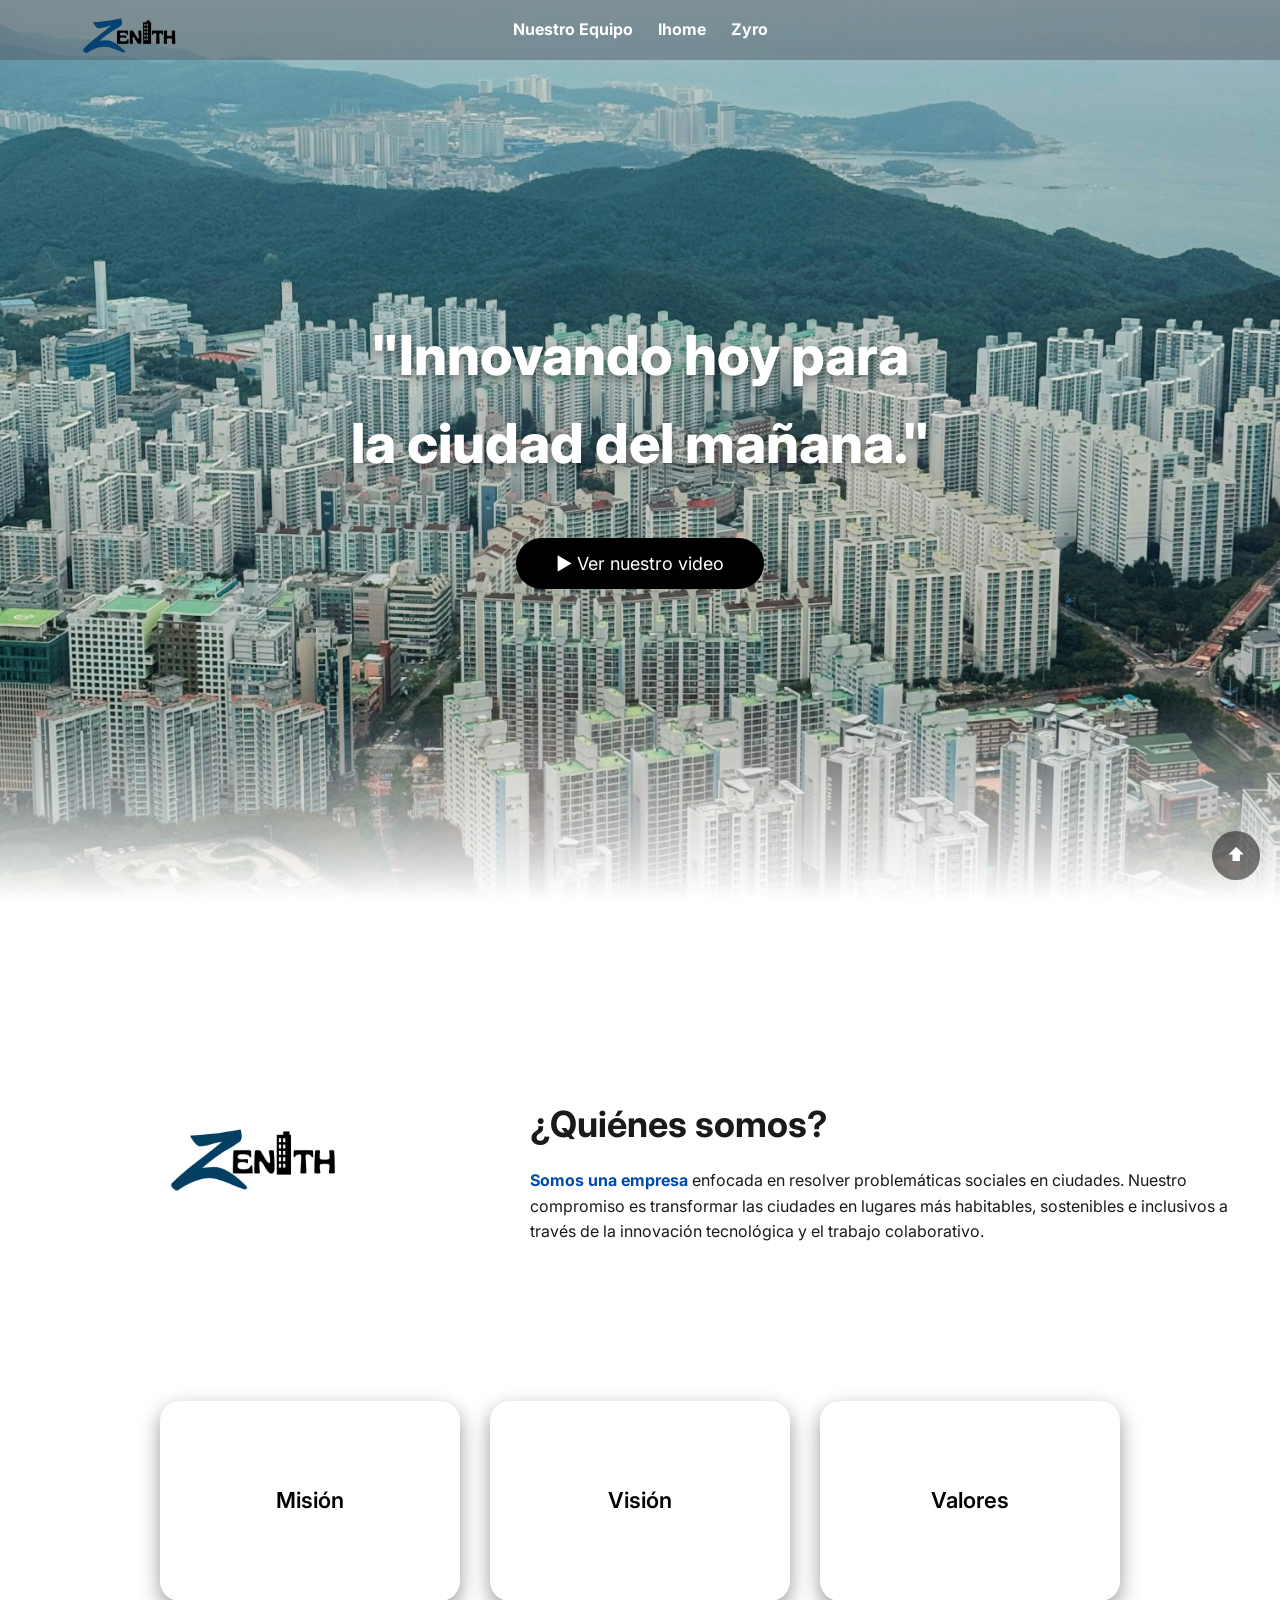
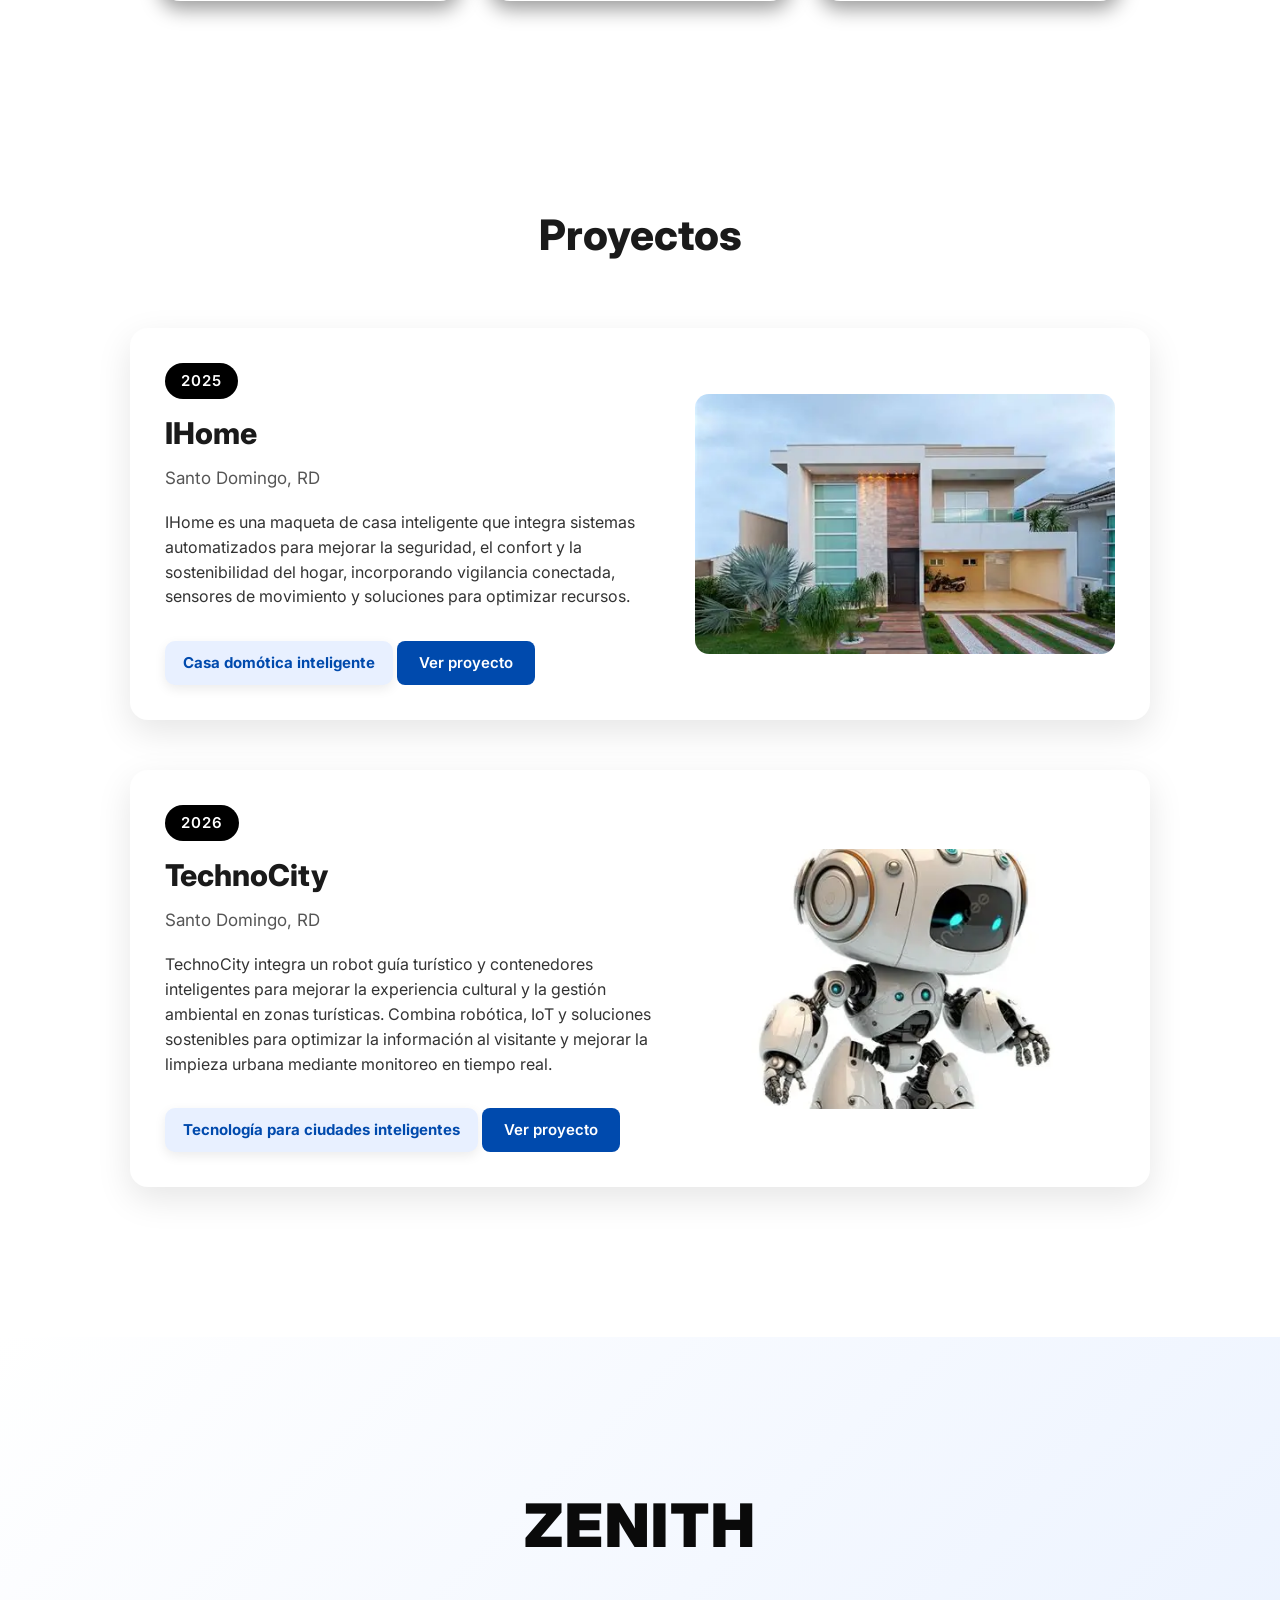
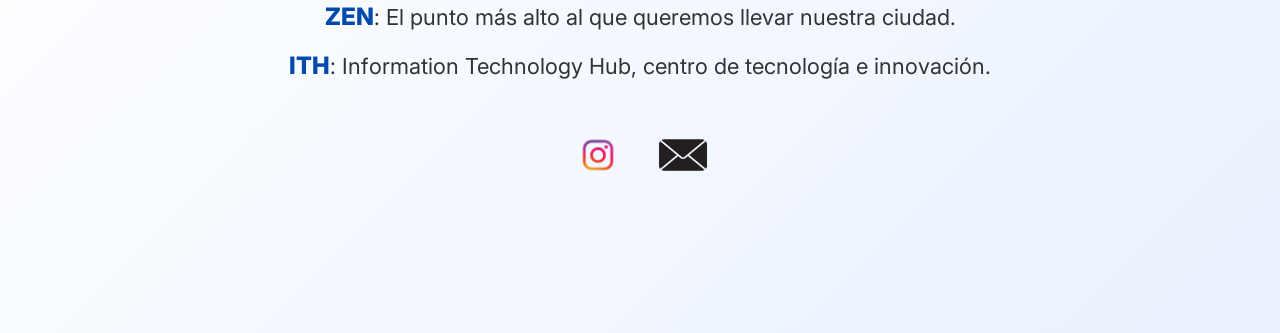
<file: index.html>
<!DOCTYPE html>
<html lang="es">
<head>
    <meta charset="UTF-8">
    <meta name="viewport" content="width=device-width, initial-scale=1.0">
    <title>Zenith</title>

    <!-- Tipografías -->
    <link rel="preconnect" href="https://fonts.googleapis.com">
    <link rel="preconnect" href="https://fonts.gstatic.com" crossorigin>
    <link href="https://fonts.googleapis.com/css2?family=Inter:wght@300;400;600;800&display=swap" rel="stylesheet">

    <link rel="stylesheet" href="inicio.css">
    <link rel="icon" href="icono.ico">
    <script src="barra.js"></script>
    <script src="inicio.js"></script>
</head>

<body id="top">

   <!-- HEADER -->
<header>
        <div class="navegacion">
            <div class="logo">
                <a href="index.html">
                <img src="Copilot_20260424_160829.png" alt="">
                </a>
            </div>

            <nav class="nav-menu" id="nav-menu">
                <ul>
                    <li><a href="nuestroequipo.html">Nuestro Equipo</a></li>
                    <li><a href="problematica.html">Ihome</a></li>
                    <li><a href="Zero.html">Zyro</a></li>
                </ul>
            </nav>
        </div>
    </header>

<!-- BOTÓN HAMBURGUESA -->
<div class="menu-toggle">
    <span></span>
    <span></span>
    <span></span>
</div>


<!-- MENÚ FULLSCREEN -->
<nav class="nav-menu-fullscreen">

    <div class="menu-content">

        <div class="menu-logo">
            <a href="index.html">
                <img src="logo movil.png" alt="">
            </a>
        </div>
      
        <ul>
            <li><a href="nuestroequipo.html">Nuestro Equipo</a></li>
            <li><a href="problematica.html">Ihome</a></li>
            <li><a href="Zero.html">Zyro</a></li>
        </ul>

    </div>

</nav>


    

    <!-- HERO PRINCIPAL -->
   <section class="hero">
  
    <h1>"Innovando hoy para<br>la ciudad del mañana."</h1>
    <br><br>

    <!-- BOTÓN -->
    <button class="bt-video" onclick="openVideo()">▶ Ver nuestro video</button>
</section>

<!-- MODAL -->
<div id="videoModal" class="modal" onclick="closeVideo()">
    <div class="modal-content" onclick="event.stopPropagation()">
        <button class="close" onclick="closeVideo()">&times;</button>

        <video id="videoLocal" controls>
            <source src="WhatsApp Video 2026-04-24 at 4.01.08 PM.mp4" type="video/mp4">
        </video>

    </div>
</div>


  
    <!-- QUIÉNES SOMOS -->
    <section class="quienes">
        <div class="contenedor">
            <div class="imagen">
                <img src="WhatsApp Image 2026-04-24 at 4.02.26 PM.jpeg" alt="Imagen representativa">
            </div>
            

            <div class="informacion">
                <h2>¿Quiénes somos?</h2>
                <p><span class="resaltar">Somos una empresa</span> enfocada en resolver problemáticas sociales en ciudades. Nuestro compromiso es transformar las ciudades en lugares más habitables, sostenibles e inclusivos a través de la innovación tecnológica y el trabajo colaborativo.</p>
            </div>
        </div>

        <!-- TARJETAS -->
        <div class="card-container">

            <div class="card">
                <div class="default-text">Misión</div>
                <div class="content">
                    <p>Nuestra misión como empresa es facilitar el estilo de vida de las personas mediante procesos tecnológicos que mejoren la calidad de vida, fomenten la inclusión social y promuevan la sostenibilidad en las ciudades.</p>
                </div>
            </div>

            <div class="card">
                <div class="default-text">Visión</div>
                <div class="content">
                    <p>Deseamos ser líderes en la implementación de soluciones tecnológicas para el desarrollo de las ciudades, creando comunidades resilientes y empoderadas que se adapten a los desafíos del futuro.</p>
                </div>
            </div>

            <div class="card">
                <div class="default-text">Valores</div>
                <div class="content">
                    <p>
                        <strong>Innovación:</strong> Introducción de ideas, métodos o tecnologías nuevas.<br><br>
                        <strong>Transparencia:</strong> Actuar con claridad y sinceridad, promoviendo la confianza.
                    </p>
                </div>
            </div>

        </div>
    </section>

   
<section class="proyectos">
    <h2>Proyectos</h2>

    <!-- Proyecto normal (imagen izquierda) -->
     <div class="proyecto-card reverse">
        <img src="casa.webp" alt="Proyecto imagen">

        <div class="proyecto-info">
            <span class="proyecto-year">2025</span>
            <h3 class="proyecto-title">IHome</h3>
            <p class="proyecto-location">Santo Domingo, RD</p>

            <p class="proyecto-desc">
                IHome es una maqueta de casa inteligente que integra sistemas automatizados para mejorar la seguridad,
        el confort y la sostenibilidad del hogar, incorporando vigilancia conectada, sensores de movimiento
        y soluciones para optimizar recursos.
            </p>

            <div class="proyecto-tag"> Casa domótica inteligente</div>
            <a href="problematica.html" class="proyecto-btn">Ver proyecto</a>
        </div>
    </div>

    <!-- Proyecto invertido (imagen derecha) -->
    <div class="proyecto-card reverse">
    <img src="zeros.webp" alt="Proyecto imagen">

    <div class="proyecto-info">
        <span class="proyecto-year">2026</span>
        <h3 class="proyecto-title">TechnoCity</h3>
        <p class="proyecto-location">Santo Domingo, RD</p>

        <p class="proyecto-desc">
            TechnoCity integra un robot guía turístico y contenedores inteligentes para mejorar la experiencia
            cultural y la gestión ambiental en zonas turísticas. Combina robótica, IoT y soluciones sostenibles
            para optimizar la información al visitante y mejorar la limpieza urbana mediante monitoreo en tiempo real.
        </p>

        <div class="proyecto-tag">Tecnología para ciudades inteligentes</div>

        <a href="Zero.html" class="proyecto-btn">Ver proyecto</a>
    </div>
</div>

</section>

    <!-- SIGNIFICADO DEL NOMBRE + REDES -->
 <section class="zenith-section">
    <div class="zenith-container">

        <h2 class="zenith-title">Zenith</h2>

        <p class="zenith-line">
            <span class="zenith-key">ZEN</span>: El punto más alto al que queremos llevar nuestra ciudad.
        </p>

        <p class="zenith-line">
            <span class="zenith-key">ITH</span>: Information Technology Hub, centro de tecnología e innovación.
        </p>

        <div class="zenith-social">
             <a href="https://www.instagram.com/zenith.5inf/?hl=es-la" target="_blank" class="social-link">
                    <img src="instagram-logo-instagram-icon-transparent-free-png.webp" alt="Sígueme en redes">
                </a>
        
                <a href="https://mail.google.com/mail/u/0/?fs=1&to=zenithihome@gmail.com&tf=cm" class="social-link" target="_blank">
                    <img src="email-and-mail-icon-black-free-png.webp" alt="Enviar correo">
                </a>
        </div>

    </div>
<a href="#top" class="btn-top">⬆</a>

</section>

<script>

const menuToggle = document.querySelector(".menu-toggle");
const navMenu = document.querySelector(".nav-menu-fullscreen");

menuToggle.addEventListener("click", () => {

    menuToggle.classList.toggle("active");
    navMenu.classList.toggle("active");

});

document.querySelectorAll(".card").forEach(card => {
    card.addEventListener("click", () => {
        card.classList.toggle("expanded");
    });
});

const cards = document.querySelectorAll(".card");

cards.forEach(card => {
    card.addEventListener("click", () => {

        // Cerrar cualquier tarjeta que esté abierta
        cards.forEach(c => {
            if (c !== card) {
                c.classList.remove("expanded");
            }
        });

        // Alternar la tarjeta actual
        card.classList.toggle("expanded");
    });
});

</script>


</body>
</html>
</file>
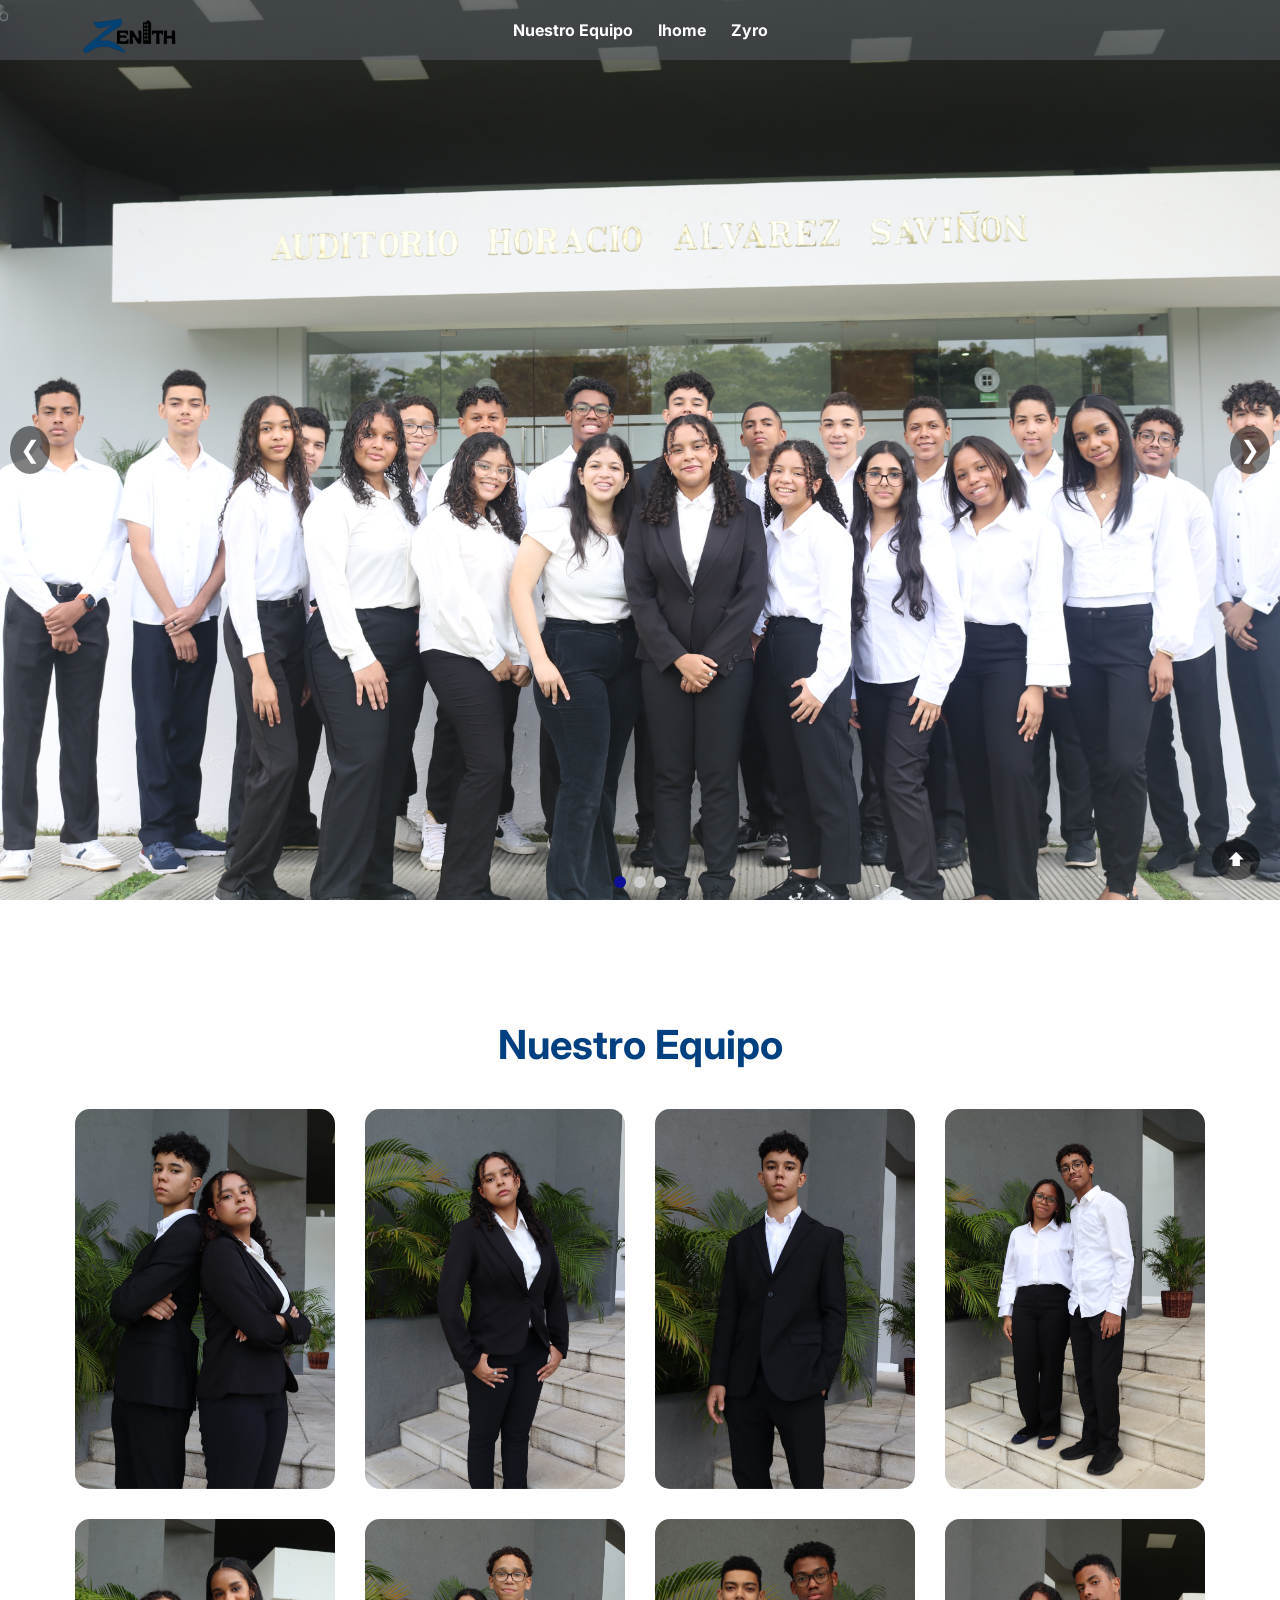
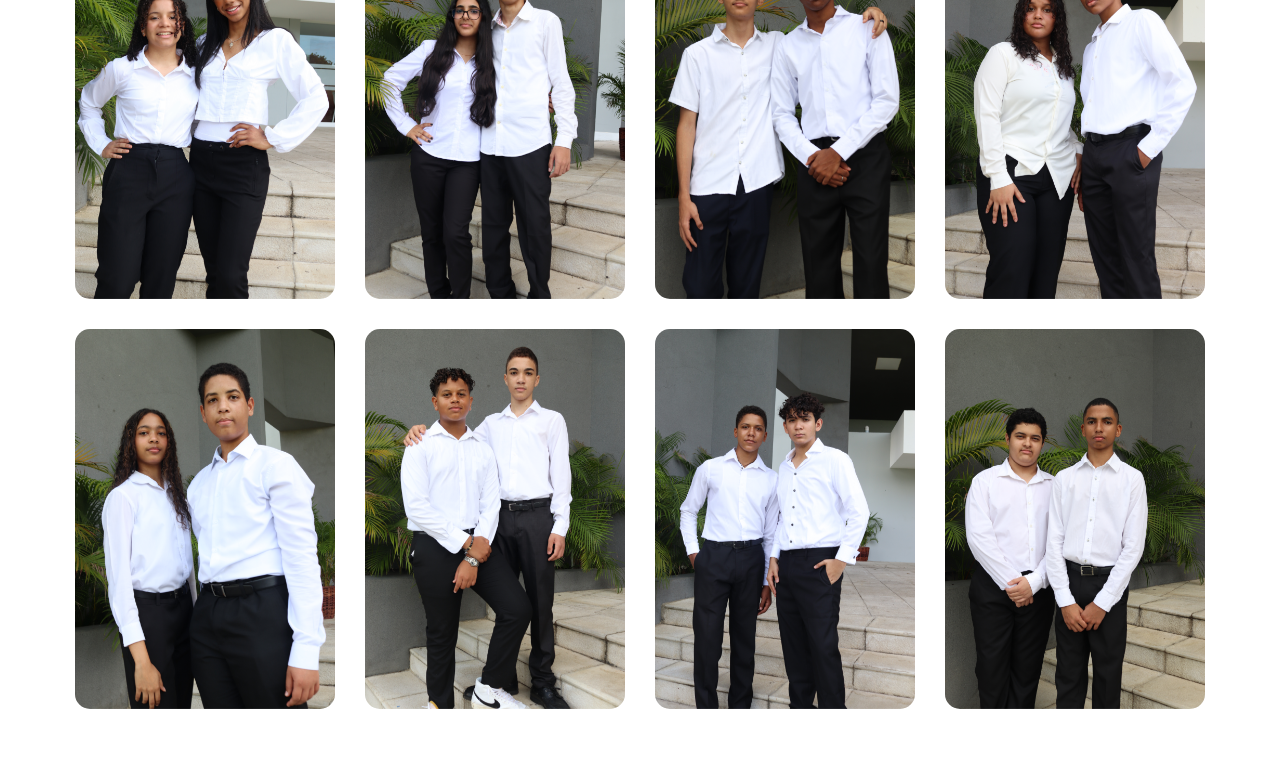
<file: nuestroequipo.html>
<!DOCTYPE html>
<html lang="es">
<head>
    <title>Zenith</title>
    <meta charset="UTF-8">
    <meta name="viewport" content="width=device-width, initial-scale=1.0">

    <!-- Optimización de fuentes -->
    <link rel="preconnect" href="https://fonts.googleapis.com">
    <link rel="preconnect" href="https://fonts.gstatic.com" crossorigin>
    <link href="https://fonts.googleapis.com/css2?family=Inter:wght@300;400;600;700&display=swap" rel="stylesheet">

    <!-- CSS -->
    <link rel="stylesheet" href="nuestroequipo.css">
    <link rel="icon" href="icono.ico">
</head>

<body id="top">

   <header>
        <div class="navegacion">
            <div class="logo">
                <a href="index.html">
                <img src="Copilot_20260424_160829.png" alt="">
                </a>
            </div>

            <nav class="nav-menu" id="nav-menu">
                <ul>
                    <li><a href="nuestroequipo.html">Nuestro Equipo</a></li>
                    <li><a href="problematica.html">Ihome</a></li>
                    <li><a href="Zero.html">Zyro</a></li>
                </ul>
            </nav>
        </div>
    </header>

<!-- BOTÓN HAMBURGUESA -->
<div class="menu-toggle">
    <span></span>
    <span></span>
    <span></span>
</div>


<!-- MENÚ FULLSCREEN -->
<nav class="nav-menu-fullscreen">

    <div class="menu-content">

        <div class="menu-logo">
            <a href="index.html">
                <img src="logo movil.png" alt="">
            </a>
        </div>
      
        <ul>
            <li><a href="nuestroequipo.html">Nuestro Equipo</a></li>
            <li><a href="problematica.html">Ihome</a></li>
            <li><a href="Zero.html">Zyro</a></li>
        </ul>

    </div>

</nav>


    <!-- SLIDER OPTIMIZADO -->
    <div class="slider">
        <div class="slide active">
            <img src="img_5057.jpg" loading="lazy" alt="Slide 1">
        </div>
        <div class="slide">
            <img src="img_5069.jpg" loading="lazy" alt="Slide 2">
        </div>
        <div class="slide">
            <img src="img_5075.jpg" loading="lazy" alt="Slide 3">
        </div>
    </div>

    <button class="arrow prev">&#10094;</button>
    <button class="arrow next">&#10095;</button>

    <div class="dots">
        <span class="dot" onclick="goToSlide(0)"></span>
        <span class="dot" onclick="goToSlide(1)"></span>
        <span class="dot" onclick="goToSlide(2)"></span>
    </div>

    <!-- SECCIÓN EQUIPO -->
    <section class="container-deportistas">
        <h1 class="titulo">Nuestro Equipo</h1>

        <div class="gallery">

            <!-- CEO -->
            <div class="card">
                <img src="ceos.jpg" loading="lazy" alt="CEO">
                <div class="content">
                    <h2>CEO´S</h2>
                    <p>Máximos responsables de la dirección estratégica de la empresa.</p>
                </div>
            </div>

            <!-- Daris -->
            <div class="card">
                <img src="darisleydi.jpg" loading="lazy" alt="Darisleidy">
                <div class="content">
                    <h2>Darisleidy Tiburcio</h2>
                    <p><strong>Presidenta</strong></p>
                    <p>Encargada de la visión y dirección general de la empresa.</p>
                </div>
            </div>

            <!-- Javier -->
            <div class="card">
                <img src="javier.jpg" loading="lazy" alt="Javier">
                <div class="content">
                    <h2>Javier Soto</h2>
                    <p><strong>VicePresidente</strong></p>
                    <p>Supervisa las operaciones diarias y coordina departamentos.</p>
                </div>
            </div>

            <!-- Sarah y Ryan -->
            <div class="card">
                <img src="sarah-ryan.jpg" loading="lazy" alt="Finanzas">
                <div class="content">
                    <h2>Sarah B. y Ryan S.</h2>
                    <p><strong>Directores de finanza</strong></p>
                    <p>Gestionan la planificación financiera y análisis estratégico.</p>
                </div>
            </div>

            <!-- Johanny y Dayana -->
            <div class="card">
                <img src="johanny-dayana.jpg" loading="lazy" alt="Tecnología">
                <div class="content">
                    <h2>Johanny y Dayana F.</h2>
                    <p><strong>Directores de Tecnología</strong></p>
                    <p>Responsables de la estrategia tecnológica e innovación.</p>
                </div>
            </div>

            <!-- Enmanuel y Micaela -->
            <div class="card">
                <img src="enmanuel-micaela.jpg" loading="lazy" alt="Arquitectura">
                <div class="content">
                    <h2>Enmanuel N. y Micaela C.</h2>
                    <p><strong>Diseñadores arquitectónicos</strong></p>
                    <p>Crean y presentan diseños arquitectónicos y estructurales.</p>
                </div>
            </div>

            <!-- Ian y Rosswel -->
            <div class="card">
                <img src="roswell-ian.jpg" loading="lazy" alt="Producción">
                <div class="content">
                    <h2>Ian C. y Rosswel N.</h2>
                    <p><strong>Gerentes de producción</strong></p>
                    <p>Supervisan procesos productivos y control de calidad.</p>
                </div>
            </div>

            <!-- Sanyelis y Wilfredo -->
            <div class="card">
                <img src="sanyelis-wilfredo.jpg" loading="lazy" alt="Calidad">
                <div class="content">
                    <h2>Sanyelis G. y Wilfredo F.</h2>
                    <p><strong>Gerentes de calidad</strong></p>
                    <p>Establecen estándares y lideran mejoras continuas.</p>
                </div>
            </div>

            <!-- Jireh y Rosangel -->
            <div class="card">
                <img src="jireh-rosangel.jpg" loading="lazy" alt="Atención al cliente">
                <div class="content">
                    <h2>Jireh M. y Rosangel R.</h2>
                    <p><strong>Atención al cliente</strong></p>
                    <p>Brindan soporte, gestionan quejas y organizan documentos.</p>
                </div>
            </div>

            <!-- Alejandro y Luham -->
            <div class="card">
                <img src="alejandro-luhan.jpg" loading="lazy" alt="Hardware">
                <div class="content">
                    <h2>Alejandro P. y Luham L.</h2>
                    <p><strong>Desarrolladores de hardware</strong></p>
                    <p>Crean y optimizan dispositivos conectados.</p>
                </div>
            </div>

            <!-- Henry y Dariel -->
            <div class="card">
                <img src="henry-dariel.jpg" loading="lazy" alt="Ventas">
                <div class="content">
                    <h2>Henry L. y Dariel E.</h2>
                    <p><strong>Representantes de venta</strong></p>
                    <p>Gestionan clientes y oportunidades de venta.</p>
                </div>
            </div>

            <!-- Daniel y Francis -->
            <div class="card">
                <img src="daniel-francis.jpg" loading="lazy" alt="Software">
                <div class="content">
                    <h2>Daniel C. y Francis V.</h2>
                    <p><strong>Desarrolladores de software</strong></p>
                    <p>Desarrollan, prueban y mantienen aplicaciones.</p>
                </div>
            </div>

        </div>

        <a href="#top" class="btn-top">⬆</a>
    </section>

    <!-- Script movido al final para no bloquear la carga -->
    <script src="slide.js"></script>

    <script>

const menuToggle = document.querySelector(".menu-toggle");
const navMenu = document.querySelector(".nav-menu-fullscreen");

menuToggle.addEventListener("click", () => {

    menuToggle.classList.toggle("active");
    navMenu.classList.toggle("active");

});

document.addEventListener("DOMContentLoaded", () => {
    const cards = document.querySelectorAll('.card');

    cards.forEach(card => {
        card.addEventListener('click', function(e) {
            // Si la tarjeta ya está activa, la cerramos
            if (this.classList.contains('active')) {
                this.classList.remove('active');
            } else {
                // Cerramos cualquier otra tarjeta que esté abierta
                cards.forEach(c => c.classList.remove('active'));
                // Abrimos la tarjeta actual
                this.classList.add('active');
            }
        });
    });

    // Opcional: Cerrar la tarjeta si tocas en cualquier otro lugar de la pantalla
    document.addEventListener('click', function(e) {
        if (!e.target.closest('.card')) {
            cards.forEach(c => c.classList.remove('active'));
        }
    });
});

</script>


</body>
</html>
</file>
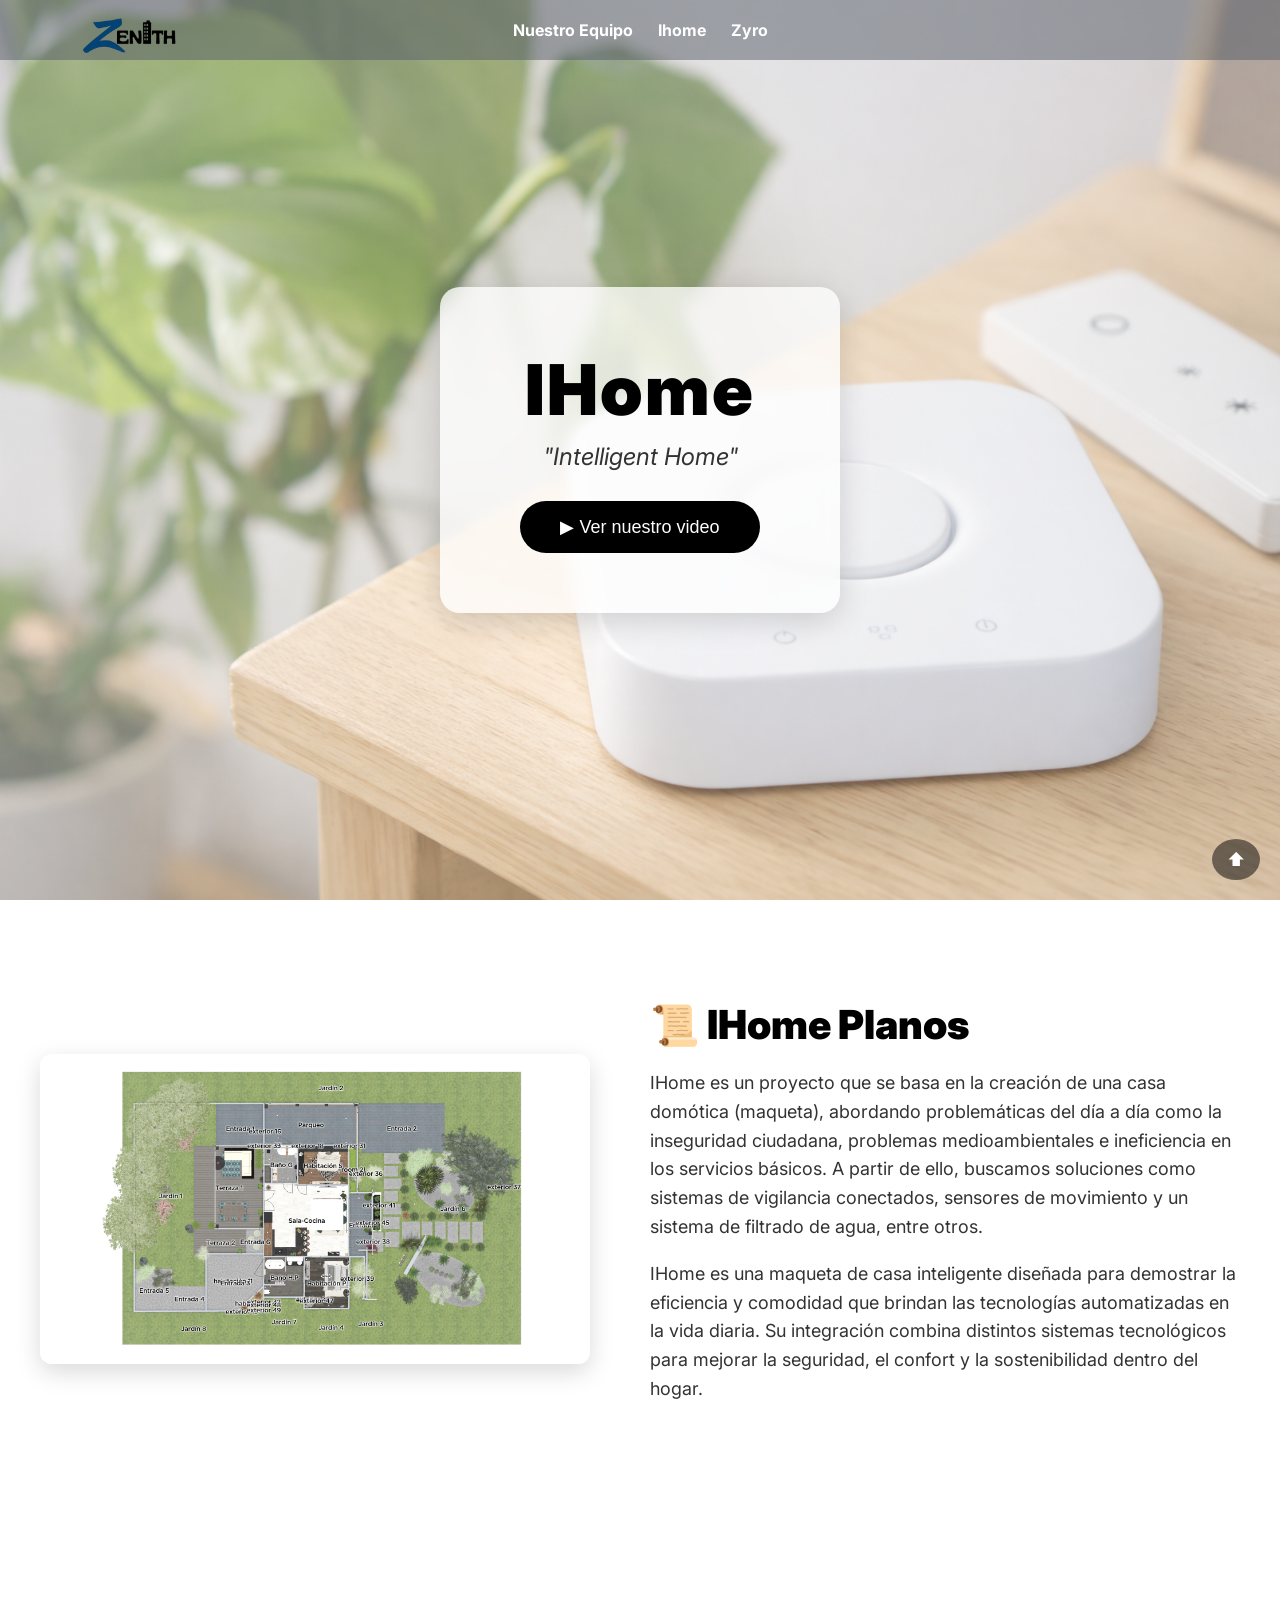
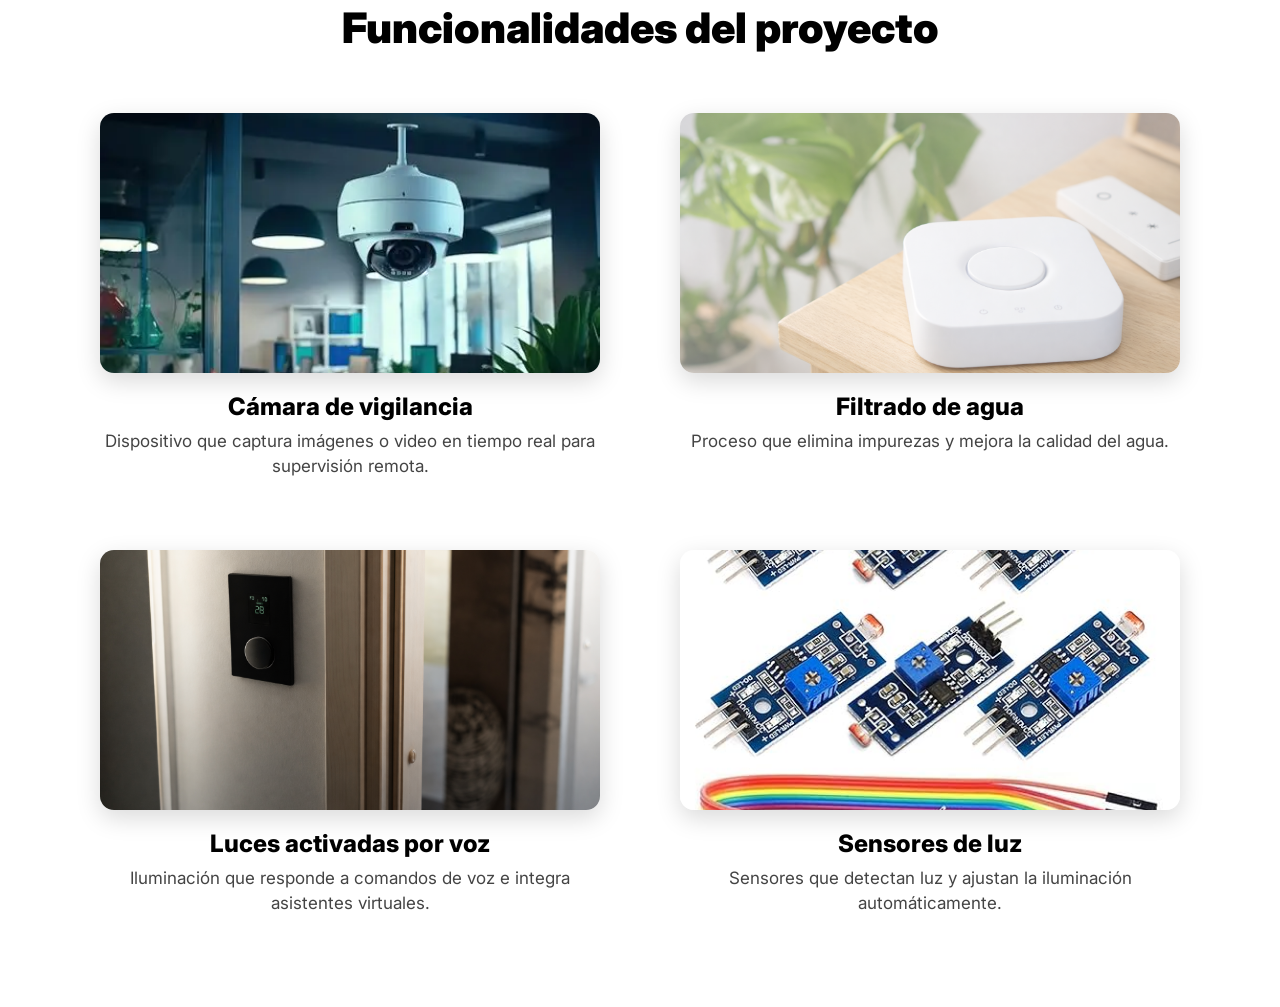
<file: problematica.html>
<!DOCTYPE html>
<html lang="es">
<head>
    <title>Zenith</title>
    <meta charset="UTF-8">
    <meta name="viewport" content="width=device-width, initial-scale=1.0">
    <link rel="preconnect" href="https://fonts.googleapis.com">
    <link rel="preconnect" href="https://fonts.gstatic.com" crossorigin>
    <link href="https://fonts.googleapis.com/css2?family=Inter:ital,opsz,wght@0,14..32,100..900;1,14..32,100..900&family=Newsreader:ital,opsz,wght@0,6..72,200..800;1,6..72,200..800&family=Playwrite+DE+Grund&family=Signika+Negative:wght@300..700&display=swap" rel="stylesheet">
    <link href="https://fonts.googleapis.com/css2?family=Abyssinica+SIL&display=swap" rel="stylesheet">
    <link rel="stylesheet" href="problematica.css">
    <script src="problematicas.js"></script>
    <link rel="icon" href="icono.ico">
    <SCript src="barra.js"></SCript>

</head>

<body id="top">

   <header>
        <div class="navegacion">
            <div class="logo">
                <a href="index.html">
                <img src="Copilot_20260424_160829.png" alt="">
                </a>
            </div>

            <nav class="nav-menu" id="nav-menu">
                <ul>
                    <li><a href="nuestroequipo.html">Nuestro Equipo</a></li>
                    <li><a href="problematica.html">Ihome</a></li>
                    <li><a href="Zero.html">Zyro</a></li>
                </ul>
            </nav>
        </div>
    </header>

<!-- BOTÓN HAMBURGUESA -->
<div class="menu-toggle">
    <span></span>
    <span></span>
    <span></span>
</div>


<!-- MENÚ FULLSCREEN -->
<nav class="nav-menu-fullscreen">

    <div class="menu-content">

        <div class="menu-logo">
            <a href="index.html">
                <img src="logo movil.png" alt="">
            </a>
        </div>
      
        <ul>
            <li><a href="nuestroequipo.html">Nuestro Equipo</a></li>
            <li><a href="problematica.html">Ihome</a></li>
            <li><a href="Zero.html">Zyro</a></li>
        </ul>

    </div>

</nav>



<section class="hero-ihome">
    <div class="overlay">
        <h1 class="hero-title">IHome</h1>
        <p class="hero-sub">"Intelligent Home"</p>
        <button class="hero-btn" onclick="openVideo()">▶ Ver nuestro video</button>
    </div>
</section>
<!-- MODAL -->
<div id="videoModal" class="modal" onclick="closeVideo()">
    <div class="modal-content" onclick="event.stopPropagation()">
        <button class="close" onclick="closeVideo()">&times;</button>

        <iframe
    id="videoFrame"
    width="100%"
    height="500"
    allow="autoplay; encrypted-media"
    allowfullscreen>
</iframe>

    </div>
</div>

    <!-- planos -->
  <section class="ihome-blueprint-section">
    <div class="ihome-blueprint-container">

        <div class="ihome-blueprint-image">
            <img src="vista desde arriba zenith.jpg" alt="Planos IHome">
        </div>

        <div class="ihome-blueprint-text">
            <h2 class="bp-title">📜 IHome Planos</h2>

            <p class="bp-desc">
                IHome es un proyecto que se basa en la creación de una casa domótica (maqueta),
                abordando problemáticas del día a día como la inseguridad ciudadana, problemas
                medioambientales e ineficiencia en los servicios básicos. A partir de ello,
                buscamos soluciones como sistemas de vigilancia conectados, sensores de movimiento
                y un sistema de filtrado de agua, entre otros.
            </p>

            <p class="bp-desc">
                IHome es una maqueta de casa inteligente diseñada para demostrar la eficiencia
                y comodidad que brindan las tecnologías automatizadas en la vida diaria. Su
                integración combina distintos sistemas tecnológicos para mejorar la seguridad,
                el confort y la sostenibilidad dentro del hogar.
            </p>
        </div>

    </div>
</section>
    <!-- funcionalides -->
<section class="funcionalidades-ihome">
    <h2 class="titulo-func">Funcionalidades del proyecto</h2>

    <div class="func-grid-2x2">

        <!-- 1 -->
        <div class="func-box">
            <img src="camara.jpeg" alt="Cámara de vigilancia">
            <h3>Cámara de vigilancia</h3>
            <p>Dispositivo que captura imágenes o video en tiempo real para supervisión remota.</p>
        </div>

        <!-- 2 -->
        <div class="func-box">
            <img src="Copilot_20260421_021037.png" alt="Filtrado de agua">
            <h3>Filtrado de agua</h3>
            <p>Proceso que elimina impurezas y mejora la calidad del agua.</p>
        </div>

        <!-- 3 -->
        <div class="func-box">
            <img src="Copilot_20260421_023424.png" alt="Luces activadas por voz">
            <h3>Luces activadas por voz</h3>
            <p>Iluminación que responde a comandos de voz e integra asistentes virtuales.</p>
        </div>

        <!-- 4 -->
        <div class="func-box">
            <img src="sensores.jpg" alt="Sensores de luz">
            <h3>Sensores de luz</h3>
            <p>Sensores que detectan luz y ajustan la iluminación automáticamente.</p>
        </div>

    </div>

    <a href="#top" class="btn-top">⬆</a>
</section>

        
        

<script>

const menuToggle = document.querySelector(".menu-toggle");
const navMenu = document.querySelector(".nav-menu-fullscreen");

menuToggle.addEventListener("click", () => {

    menuToggle.classList.toggle("active");
    navMenu.classList.toggle("active");

});

</script>




</body>
</html>
</file>
<file: inicio.css>
/* -------------------- */
/* ESTILOS GENERALES    */
/* -------------------- */

* {
    margin: 0;
    padding: 0;
    box-sizing: border-box;
    font-family: "Inter", sans-serif;
    
}

body {
    background: #ffffff;
    color: #1a1a1a;
    line-height: 1.6;
    overflow-x: hidden;

}

/* -------------------- */
html {
    scroll-behavior: smooth;
} 

/* barra de navegacion*/
.navegacion {
    position: fixed;
    height: 60px;
    top: 0;
    left: 0;
    width: 100%;
    z-index: 1000;
    background: rgba(86, 93, 103, 0.5); /* oscuro translúcido */
    padding: 10px 5%;
    display: flex;
    align-items: center;
    font-weight: bold;
    transform: translateY(0); /* Inicialmente visible */
    transition: transform 0.3s ease-in-out; /* Animación de desplazamiento */
}

.nav-menu {
    position: absolute;
    left: 50%;
    transform: translateX(-50%);
}

.navegacion .nav-menu ul {
    list-style: none;
    display: flex;
    gap: 25px;
    margin: 0;
    padding: 0;
    align-items: center;
}

.navegacion .nav-menu ul li a {
    color: rgb(255, 255, 255);
    text-decoration: none;
    font-size: 16px;
    position: relative;
    transition: all 0.3s ease;
    font-weight: 500;
    white-space: nowrap;
    font-weight: bold;

}

.navegacion .nav-menu ul li a::after {
    content: "";
    position: absolute;
    bottom: -5px;
    left: 50%;
    width: 0;
    height: 2px;
    background-color: white;
    transform: translateX(-50%);
    transition: width 0.3s ease;
}

.navegacion .nav-menu ul li a:hover::after {
    width: 100%;
}

.navegacion ul li a {
    color: white; /* Color del texto */
    text-decoration: none; /* Sin subrayado */
    font-size: 16px;
    position: relative; /* Necesario para la animación */
    transition: all 0.3s ease;
    font-weight: 500;
    white-space: nowrap; /* Evita saltos de línea */
}

.navegacion ul li a::after {
    content: ""; /* Crea el efecto de línea */
    position: absolute; /* Línea colocada debajo del texto */
    bottom: -3px; /* Espaciado desde el texto */
    left: 50%; /* Comienza en el centro */
    width: 0; /* Inicialmente oculta */
    height: 2px; /* Grosor de la línea */
    background-color: white; /* Color de la línea */
    transform: translateX(-50%); /* Centra la línea */
    transition: width 0.3s ease; /* Efecto de animación */
}

.navegacion ul li a:hover::after {
    width: 100%; /* Expande la línea al hacer hover */
}

.logo {
    
    z-index: 1001; /* Asegura que esté sobre otros elementos */
    
    margin-left: -50px; /* mueve el logo hacia la izquierda */
}



.logo img {
    height: 160px;        /* tamaño del logo */
    width: auto;         /* mantiene proporción */
    display: block;
    object-fit: contain;
    transition: transform 0.3s ease;
    margin-top: 15px;
    
}

.logo img:hover {
    transform: scale(1.05);
}


.navegacion nav ul {
    list-style: none; /* Elimina los puntos de las listas */
    display: flex; /* Alinea los enlaces en fila */
    gap: 25px; /* Espaciado entre los enlaces */
    margin: 0;
    padding: 0;
}

.navegacion nav ul li a {
    color: rgb(255, 255, 255); /* Texto blanco */
    text-decoration: none; /* Sin subrayado */
    font-size: 16px; /* Tamaño del texto */
    position: relative; /* Necesario para la animación de la línea */
    transition: all 0.3s ease; /* Animaciones suaves */
    font-weight: 500;
    white-space: nowrap; /* Evita saltos de línea */
    
}

.navegacion nav ul li a:hover {
    transform: scale(1.1); /* Agrandamiento al pasar cursor */
}

.navegacion nav ul li a::after {
    content: ""; /* Línea decorativa */
    position: absolute;
    bottom: -5px;
    left: 50%;
    width: 0;
    height: 2px;
    background-color: rgb(255, 255, 255);
    transform: translateX(-50%);
    transition: width 0.3s ease;
}

.navegacion nav ul li a:hover::after{
    width: 100%; /* Muestra la línea al hacer hover */
}



/* -------------------- */
/* HERO PRINCIPAL       */
/* -------------------- */


.hero {
    height: 100vh;
    background: url("photo-1768296100101-edaa2ffaad15.jpg") center/cover no-repeat;
    display: flex;
    flex-direction: column;
    justify-content: center;
    align-items: center;
    text-align: center;
    padding: 0 20px;
    color: #000; /* Texto oscuro porque el fondo es claro */
    position: relative;
}

.hero::after {
  content: "";
  position: absolute;
  bottom: 0;
  left: 0;
  width: 100%;
  pointer-events: none;
  height: 200px;

  background: linear-gradient(
    to bottom,
    rgba(255, 255, 255, 0) 0%,
    rgb(255, 255, 255) 100%
  );
}

.hero h1 {
    font-size: 55px;
    font-weight: 800;
    color: white;
    text-shadow: 0 4px 10px rgba(0,0,0,0.4);
}

.bt-video {
    background: #000000;
    color: #fff;
    border: none;
    padding: 15px 40px;
    font-size: 18px;
    border-radius: 50px;
    cursor: pointer;
    transition: 0.3s ease;
}

.bt-video:hover {
    background: #6e747e;
    transform: scale(1.05);
}

/* -------------------- */
/* QUIÉNES SOMOS        */
/* -------------------- */

.quienes {
    padding: 100px 40px;
    margin-top: 40px;
    
}

.contenedor {
    display: flex;
    align-items: center;
    gap: 40px;
    margin-bottom: 60px;
}

.contenedor img {
    width: 450px;
    border-radius: 10px;
}

.informacion h2 {
    font-size: 36px;
    margin-bottom: 15px;
}

.resaltar {
    font-weight: 700;
    color: #004aad;
}

/* -------------------- */
/* TARJETAS             */
/* -------------------- */

.card-container {
    display: flex;
    justify-content: center;
    gap: 30px;
    margin-top: 50px;
    flex-wrap: wrap;
    padding: 0 20px;
}

.card {
    position: relative;
    width: 300px;
    height: 200px;
    background-color: #ffffff;
    color: rgb(255, 255, 255);
    border-radius: 20px;
    overflow: hidden;
    display: flex;
    align-items: center;
    justify-content: center;
    text-align: center;
    font-family: 'Segoe UI', sans-serif;
    font-size: 22px;
    font-weight: 600;
    cursor: pointer;
    transition: transform 0.3s ease, box-shadow 0.3s ease;
    box-shadow: 0 8px 20px rgba(0, 0, 0, 0.4);
    margin-top: 40px;
}

.card:hover {
    transform: translateY(-8px);
    box-shadow: 0 12px 28px rgba(0, 0, 0, 0.5);
}

.default-text {
    position: absolute;
    z-index: 2;
    transition: transform 0.3s ease, opacity 0.3s ease;
    padding: 0 20px;
    line-height: 1.5;
    color: #000000;
}

.card .content {
    position: absolute;
    width: 100%;
    height: 100%;
    padding: 20px;
    background: rgba(107, 105, 105, 0.92);
    color: #ffffff;
    display: flex;
    align-items: center;
    justify-content: center;
    text-align: center;
    opacity: 0;
    transition: opacity 0.5s ease, transform 0.5s ease;
    z-index: 1;
}

.card .content .contenido {
    font-size: 14px;
    line-height: 1.4;
    max-width: 85%;
    text-align: center;
    padding: 8px;
}

.card .content p {
    font-size: 14px;      /* Tamaño más pequeño */
    line-height: 1.4;     /* Mejor lectura */
}

.card:hover .default-text {
    transform: translateY(-20px);
    opacity: 0;
}

.card:hover .content {
    opacity: 1;
    transform: translateY(0);
}

/* -------------------- */
/* PROYECTOS            */
/* -------------------- */
.proyectos {
    padding: 100px 40px;
    max-width: 1100px;
    margin: 0 auto;
}

.proyectos h2 {
    text-align: center;
    font-size: 42px;
    font-weight: 800;
    color: #1a1a1a;
    margin-bottom: 60px;
}

/* TARJETA */
.proyecto-card {
    display: flex;
    gap: 35px;
    background: #ffffff;
    padding: 35px;
    border-radius: 18px;
    box-shadow: 0 12px 35px rgba(0,0,0,0.10);
    margin-bottom: 50px;
    align-items: center;
    transition: 0.3s ease;
}

/* INVERTIR ORDEN (imagen derecha) */
.proyecto-card.reverse {
    flex-direction: row-reverse;
}

/* HOVER */
.proyecto-card:hover {
    transform: translateY(-6px);
    box-shadow: 0 18px 45px rgba(0,0,0,0.15);
}

/* IMAGEN */
.proyecto-card img {
    width: 420px;
    height: 260px;
    border-radius: 14px;
    object-fit: cover;
}

/* INFO */
.proyecto-info {
    flex: 1;
}

.proyecto-year {
    font-size: 15px;
    font-weight: 700;
    color: #004aad;
    text-transform: uppercase;
    letter-spacing: 1px;
    margin-bottom: 5px;
    display: inline-block;
}

.proyecto-title {
    font-size: 30px;
    font-weight: 800;
    color: #1a1a1a;
    margin-bottom: 8px;
}

.proyecto-location {
    font-size: 17px;
    color: #555;
    margin-bottom: 18px;
}

.proyecto-desc {
    font-size: 16px;
    color: #333;
    line-height: 1.55;
    margin-bottom: 22px;
    max-width: 600px;
}

.proyecto-year {
    display: inline-block;
    background: #000;          /* Fondo negro */
    color: #fff;               /* Texto blanco */
    padding: 6px 16px;         /* Tamaño compacto */
    border-radius: 50px;       /* Súper redondeado */
    font-size: 15px;
    font-weight: 600;
    margin-bottom: 10px;
}

/* ETIQUETA DESTACADA */
.proyecto-tag {
    display: inline-block;
    background: #e8f0ff;
    color: #004aad;
    padding: 10px 18px;
    border-radius: 10px;
    font-size: 15px;
    font-weight: 700;
    box-shadow: 0 4px 12px rgba(0,0,0,0.08);
}

.proyecto-btn {
    display: inline-block;
    margin-top: 10px;
    padding: 10px 22px;
    background: #004aad;
    color: #fff;
    font-size: 15px;
    font-weight: 600;
    border-radius: 8px;
    text-decoration: none;
    transition: 0.3s ease;
}

.proyecto-btn:hover {
    background: #00337a;
    transform: translateY(-2px);
}
/* -------------------- */
/* SIGNIFICADO DEL NOMBRE */
/* -------------------- */

.zenith-section {
    padding: 140px 40px;
    background: linear-gradient(135deg, #ffffff 0%, #e9f1ff 100%);
    display: flex;
    justify-content: center;
}

.zenith-container {
    text-align: center;
    max-width: 800px;
    animation: fadeUp 1s ease forwards;
    opacity: 0;
}

@keyframes fadeUp {
    from { transform: translateY(30px); opacity: 0; }
    to { transform: translateY(0); opacity: 1; }
}

.zenith-title {
    font-size: 60px;
    font-weight: 900;
    color: #0a0a0a;
    margin-bottom: 25px;
    letter-spacing: 2px;
    text-transform: uppercase;
}

.zenith-line {
    font-size: 22px;
    color: #333;
    margin: 10px 0;
    line-height: 1.6;
}

.zenith-key {
    color: #004aad;
    font-weight: 800;
    font-size: 24px;
}

.zenith-social {
    margin-top: 40px;
    display: flex;
    justify-content: center;
    gap: 25px;
}

.zenith-circle {
    width: 60px;
    height: 60px;
    background: #ffffff;
    border-radius: 50%;
    display: flex;
    justify-content: center;
    align-items: center;
    box-shadow: 0 8px 25px rgba(0,0,0,0.12);
    transition: 0.3s ease;
}

.zenith-circle:hover {
    transform: translateY(-6px) scale(1.08);
    box-shadow: 0 12px 35px rgba(0,0,0,0.18);
}

.zenith-circle img {
    width: 32px;
    height: 32px;
}



.social-container {
    display: flex;
    justify-content: center;
    align-items: center;
    height: 200px;
}

.social-link img {
    width: 60px;
    transition: transform 0.3s ease-in-out, box-shadow 0.3s ease-in-out;
}

.social-link img:hover {
    transform: scale(1.2);
    box-shadow: 0 5px 10px rgba(0, 0, 0, 0.3);
}


.modal {
  display: none;
  position: fixed;
  top: 0;
  left: 0;
  width: 100%;
  height: 100%;
  background: rgba(0,0,0,0.7);
  backdrop-filter: blur(5px);
  justify-content: center;
  align-items: center;
}

.modal-content {
  background: #111;
  padding: 20px;
  border-radius: 15px;
  width: 80%;
  max-width: 700px;
  position: relative;
}

.modal video {
  width: 100%;
  border-radius: 10px;
}

.cerrar {
  position: absolute;
  top: 10px;
  right: 15px;
  font-size: 25px;
  cursor: pointer;
  color: white;
}




/* =================== MODAL =================== */
.modal {
    display: none;
    position: fixed;
    top: 0;
    left: 0;
    width: 100%;
    height: 100%;
    background-color: rgba(0, 0, 0, 0.8);
    z-index: 1000;
    justify-content: center;
    align-items: center;
}

.modal-content {
    position: relative;
    width: 80%;
    max-width: 800px;
    aspect-ratio: 16/9;
    background: black;
    border-radius: 8px;
    overflow: hidden;
}

.modal-content iframe {
    width: 100%;
    height: 100%;
}

.modal .close {
    position: absolute;
    top: 10px;
    right: 15px;
    font-size: 24px;
    color: white;
    cursor: pointer;
    background: transparent;
    border: none;
}

.btn-top {
    position: fixed;
    bottom: 20px;
    right: 20px;
    background: rgba(0, 0, 0, 0.5);
    color: white;
    padding: 10px 15px;
    border-radius: 50%;
    text-decoration: none;
    font-size: 18px;
    z-index: 999;
}


/* ================= HAMBURGUESA ================= */

.nav-menu-fullscreen {
    display: none;
}

.menu-content {
    display: contents;
}

.menu-toggle {
    width: 35px;
    height: 25px;
    display: none;
    flex-direction: column;
    justify-content: space-between;
    cursor: pointer;

    position: fixed;
    left: 50%;
    transform: translateX(-50%);

    z-index: 10000;
    top: 20px;
}

.menu-toggle span {
    width: 100%;
    height: 4px;
    background: white;
    border-radius: 5px;
    transition: all 0.4s ease;
}

/* ================= RESPONSIVE ================= */

@media (max-width: 768px) {

     .nav-menu {
        display: none;
    }

    .menu-toggle {
        display: flex;
    }

    .logo img {
        height: 120px;
    }

    .nav-menu-fullscreen {
        position: fixed;
        top: 0;
        left: 0;
        width: 100%;
        height: 100vh;

        background: rgba(10, 10, 10, 0.82);
        backdrop-filter: blur(18px);
        -webkit-backdrop-filter: blur(18px);

        display: flex;
        justify-content: center;
        align-items: center;

        transform: translateY(-100%);
        transition: transform 0.4s ease;

        z-index: 9999;
    }

    .nav-menu-fullscreen.active {
        transform: translateY(0);
    }

    .menu-content {
        display: flex;
        flex-direction: column;
        align-items: center;
        gap: 60px;
    }

    .menu-logo {
        margin-bottom: 40px;
    }

    .menu-logo img {
        width: 500px;
        height: auto;
        margin-bottom: -60px;
        object-fit: contain;
        filter: drop-shadow(0 5px 15px rgba(0,0,0,0.4));
    }

    .nav-menu-fullscreen ul {
        display: flex;
        flex-direction: column;
        gap: 30px;
        list-style: none;
        margin: 0;
        padding: 0;
        text-align: center;
    }

    .nav-menu-fullscreen ul li a {
        color: white;
        text-decoration: none;
        font-size: 2rem;
        font-weight: bold;
    }
}


/* ================= ANIMACIÓN HAMBURGUESA A X ================= */
.menu-toggle.active span:nth-child(1) {
    transform: rotate(45deg) translate(6px, 6px);
}

.menu-toggle.active span:nth-child(2) {
    opacity: 0;
}

.menu-toggle.active span:nth-child(3) {
    transform: rotate(-45deg) translate(7px, -7px);
}


@media (max-width: 768px) {

    .quienes {
        padding: 60px 20px;
        margin-top: 20px;
    }

    .contenedor {
        flex-direction: column;
        text-align: center;
        gap: 25px;
    }

    .contenedor img {
        width: 80%;
        max-width: 300px;
        border-radius: 15px;
    }

    .informacion h2 {
        font-size: 28px;
        margin-bottom: 10px;
    }

    .informacion p {
        font-size: 16px;
        padding: 0 10px;
        line-height: 1.5;
    }

    /* Tarjetas más pequeñas y centradas */
.card-container {
    display: flex;
    justify-content: center;
    gap: 30px;
    margin-top: 50px;
    flex-wrap: wrap;
    padding: 0 20px;
}

.card {
    position: relative;
    width: 300px;
    height: 100px;
    background-color: #ffffff;
    color: rgb(255, 255, 255);
    border-radius: 20px;
    overflow: hidden;
    display: flex;
    align-items: center;
    justify-content: center;
    text-align: center;
    font-family: 'Segoe UI', sans-serif;
    font-size: 22px;
    font-weight: 600;
    cursor: pointer;
    transition: transform 0.3s ease, box-shadow 0.3s ease;
    box-shadow: 0 8px 20px rgba(0, 0, 0, 0.4);
    margin-top: 40px;
}

.card:hover {
    transform: translateY(-8px);
    box-shadow: 0 12px 28px rgba(0, 0, 0, 0.5);
    width: 300px;
    height: 200px;
}

.default-text {
    position: absolute;
    z-index: 2;
    transition: transform 0.3s ease, opacity 0.3s ease;
    padding: 0 20px;
    line-height: 1.5;
    color: #000000;
}

.card .content {
    position: absolute;
    width: 100%;
    height: 100%;
    padding: 20px;
    background: rgba(107, 105, 105, 0.92);
    color: #ffffff;
    display: flex;
    align-items: center;
    justify-content: center;
    text-align: center;
    opacity: 0;
    transition: opacity 0.5s ease, transform 0.5s ease;
    z-index: 1;
}

.card .content .contenido {
    font-size: 14px;
    line-height: 1.4;
    max-width: 85%;
    text-align: center;
    padding: 8px;
}

.card .content p {
    font-size: 14px;      /* Tamaño más pequeño */
    line-height: 1.4;     /* Mejor lectura */
}

.card:hover .default-text {
    transform: translateY(-20px);
    opacity: 0;
}

.card:hover .content {
    opacity: 1;
    transform: translateY(0);
}

   
}

/* ----------------------------- */
/* PROYECTOS — RESPONSIVE PREMIUM */
/* ----------------------------- */

@media (max-width: 900px) {

    .proyecto-card {
        flex-direction: column;
        text-align: center;
        padding: 25px;
        gap: 25px;
    }

    .proyecto-card.reverse {
        flex-direction: column;
    }

    .proyecto-card img {
        width: 100%;
        height: auto;
        max-height: 260px;
        border-radius: 14px;
    }

    .proyecto-info {
        width: 100%;
    }

    .proyecto-title {
        font-size: 26px;
    }

    .proyecto-location {
        font-size: 16px;
    }

    .proyecto-desc {
        font-size: 15px;
        max-width: 100%;
        margin: 0 auto 20px auto;
        line-height: 1.6;
        padding: 0 10px;
    }

    .proyecto-tag {
        font-size: 14px;
        padding: 8px 16px;
    }

    .proyecto-btn {
        font-size: 15px;
        padding: 10px 20px;
    }
}

/* ----------------------------- */
/* MÓVIL PEQUEÑO (IPHONE, ANDROID) */
/* ----------------------------- */

@media (max-width: 600px) {

    .proyectos {
        padding: 60px 20px;
    }

    .proyectos h2 {
        font-size: 32px;
        margin-bottom: 40px;
    }

    .proyecto-card {
        padding: 20px;
        border-radius: 16px;
    }

    .proyecto-card img {
        max-height: 220px;
    }

    .proyecto-title {
        font-size: 24px;
    }

    .proyecto-desc {
        font-size: 14px;
        padding: 0 5px;
    }

    .proyecto-tag {
        margin-bottom: 10px;
    }
}

/* VIDEO MÁS GRANDE Y SIN BORDES EN MÓVIL */
@media (max-width: 768px) {

    .modal-content {
        width: 100%;
        max-width: none;
        height: auto;
        padding: 0;
        background: transparent;
        border-radius: 0;
        box-shadow: none;
    }

    .modal video {
        width: 100%;
        height: auto;
        border-radius: 0;
        display: block;
    }

    .close {
        top: 15px;
        right: 15px;
        font-size: 32px;
        z-index: 20;
    }
}
</file>
<file: nuestroequipo.css>
/* =================== RESET =================== */
* {
    margin: 0;
    padding: 0;
    box-sizing: border-box;
}

html {
    scroll-behavior: smooth;
}

body {
    font-family: 'Inter', sans-serif;
    overflow-x: hidden;
    }

/* =================== NAVBAR =================== */
.navegacion {
    position: fixed;
    height: 60px;
    top: 0;
    left: 0;
    width: 100%;
    z-index: 1000;
    background: rgba(86, 93, 103, 0.5); /* oscuro translúcido */
    padding: 10px 5%;
    display: flex;
    align-items: center;
    font-weight: bold;
    transform: translateY(0); /* Inicialmente visible */
    transition: transform 0.3s ease-in-out; /* Animación de desplazamiento */
}

.nav-menu {
    position: absolute;
    left: 50%;
    transform: translateX(-50%);
}

.navegacion .nav-menu ul {
    list-style: none;
    display: flex;
    gap: 25px;
    margin: 0;
    padding: 0;
    align-items: center;
}

.navegacion .nav-menu ul li a {
    color: rgb(255, 255, 255);
    text-decoration: none;
    font-size: 16px;
    position: relative;
    transition: all 0.3s ease;
    font-weight: 500;
    white-space: nowrap;
    font-weight: bold;

}

.navegacion .nav-menu ul li a::after {
    content: "";
    position: absolute;
    bottom: -5px;
    left: 50%;
    width: 0;
    height: 2px;
    background-color: white;
    transform: translateX(-50%);
    transition: width 0.3s ease;
}

.navegacion .nav-menu ul li a:hover::after {
    width: 100%;
}

.navegacion ul li a {
    color: white; /* Color del texto */
    text-decoration: none; /* Sin subrayado */
    font-size: 16px;
    position: relative; /* Necesario para la animación */
    transition: all 0.3s ease;
    font-weight: 500;
    white-space: nowrap; /* Evita saltos de línea */
}

.navegacion ul li a::after {
    content: ""; /* Crea el efecto de línea */
    position: absolute; /* Línea colocada debajo del texto */
    bottom: -3px; /* Espaciado desde el texto */
    left: 50%; /* Comienza en el centro */
    width: 0; /* Inicialmente oculta */
    height: 2px; /* Grosor de la línea */
    background-color: white; /* Color de la línea */
    transform: translateX(-50%); /* Centra la línea */
    transition: width 0.3s ease; /* Efecto de animación */
}

.navegacion ul li a:hover::after {
    width: 100%; /* Expande la línea al hacer hover */
}

.logo {
    
    z-index: 1001; /* Asegura que esté sobre otros elementos */
    
    margin-left: -50px; /* mueve el logo hacia la izquierda */
}



.logo img {
    height: 160px;        /* tamaño del logo */
    width: auto;         /* mantiene proporción */
    display: block;
    object-fit: contain;
    transition: transform 0.3s ease;
    margin-top: 15px;
    
}

.logo img:hover {
    transform: scale(1.05);
}


.navegacion nav ul {
    list-style: none; /* Elimina los puntos de las listas */
    display: flex; /* Alinea los enlaces en fila */
    gap: 25px; /* Espaciado entre los enlaces */
    margin: 0;
    padding: 0;
}

.navegacion nav ul li a {
    color: rgb(255, 255, 255); /* Texto blanco */
    text-decoration: none; /* Sin subrayado */
    font-size: 16px; /* Tamaño del texto */
    position: relative; /* Necesario para la animación de la línea */
    transition: all 0.3s ease; /* Animaciones suaves */
    font-weight: 500;
    white-space: nowrap; /* Evita saltos de línea */
    
}

.navegacion nav ul li a:hover {
    transform: scale(1.1); /* Agrandamiento al pasar cursor */
}

.navegacion nav ul li a::after {
    content: ""; /* Línea decorativa */
    position: absolute;
    bottom: -5px;
    left: 50%;
    width: 0;
    height: 2px;
    background-color: rgb(255, 255, 255);
    transform: translateX(-50%);
    transition: width 0.3s ease;
}

.navegacion nav ul li a:hover::after{
    width: 100%; /* Muestra la línea al hacer hover */
}




/* =================== SLIDER =================== */
.slider {
    position: relative;
    width: 100vw;
    height: 100vh;
}

.slide {
    position: absolute;
    width: 100%;
    height: 100%;
    opacity: 0;
    transition: opacity 1s ease-in-out;
}

.slide.active {
    opacity: 1;
}

.slide img {
    width: 100%;
    height: 100%;
    object-fit: cover;
}

.arrow {
    position: absolute;
    top: 50%;
    transform: translateY(-50%);
    font-size: 24px;
    color: white;
    background: rgba(0, 0, 0, 0.5);
    border: none;
    cursor: pointer;
    z-index: 10;
    padding: 10px;
    border-radius: 50%;
}

.arrow.prev { left: 10px; }
.arrow.next { right: 10px; }

.dots {
    position: absolute;
    bottom: 12px;
    left: 50%;
    transform: translateX(-50%);
    display: flex;
    gap: 8px;
}

.dot {
    width: 12px;
    height: 12px;
    background: #ccc;
    border-radius: 50%;
    cursor: pointer;
}

.dot.active {
    background: #0d1097;
}

/* =================== SECCIÓN EQUIPO =================== */
.container-deportistas {
    background: #fff;
    padding: 120px 20px 50px;
    
   
}

.titulo {
    text-align: center;
    color: #004080;
    font-size: 40px;
    margin-bottom: 40px;
}

.gallery {
    display: flex;
    flex-wrap: wrap;
    gap: 30px;
    justify-content: center;
    margin: 0 4%;
}

/* =================== TARJETAS =================== */
.card {
    position: relative;
    width: 260px;
    height: 380px;
    border-radius: 15px;
    overflow: hidden;
    background: #f4f4f4;
    cursor: pointer;
    transition: transform 0.3s ease;
}

.card:hover {
    transform: scale(1.03);
}

.card img {
    width: 100%;
    height: 100%;
    object-fit: cover;
    transition: opacity 0.15s ease-out, transform 0.15s ease-out;
    will-change: opacity, transform;
}

.card:hover img {
    opacity: 0.35;
    transform: scale(1.02);
    transition: opacity 0.15s ease-out, transform 0.15s ease-out;
}

.card .content {
    position: absolute;
    inset: 0;
    background: rgba(0, 0, 0, 0.85);
    color: white;
    padding: 20px;
    opacity: 0;
    transition: opacity 0.3s ease;
    display: flex;
    flex-direction: column;
    justify-content: center;
    text-align: center;
}

.card:hover .content {
    opacity: 1;
}

.card .content h2 {
    font-size: 20px;
    margin-bottom: 10px;
}

.card .content p {
    font-size: 14px;
    line-height: 1.6;
}

/* =================== BOTÓN SUBIR =================== */
.btn-top {
    position: fixed;
    bottom: 20px;
    right: 20px;
    background: rgba(0, 0, 0, 0.5);
    color: white;
    padding: 10px 15px;
    border-radius: 50%;
    text-decoration: none;
    font-size: 18px;
    z-index: 999;
}
.nav-menu-fullscreen {
    display: none;
}

.menu-content {
    display: contents;
}

.menu-toggle {
    width: 35px;
    height: 25px;
    display: none;
    flex-direction: column;
    justify-content: space-between;
    cursor: pointer;

    position: fixed;
    left: 50%;
    transform: translateX(-50%);

    z-index: 10000;
    top: 20px;
}

.menu-toggle span {
    width: 100%;
    height: 4px;
    background: white;
    border-radius: 5px;
    transition: all 0.4s ease;
}

/* ================= RESPONSIVE ================= */

@media (max-width: 768px) {

     .nav-menu {
        display: none;
    }

    .menu-toggle {
        display: flex;
    }

    .logo img {
        height: 120px;
    }

    .nav-menu-fullscreen {
        position: fixed;
        top: 0;
        left: 0;
        width: 100%;
        height: 100vh;

        background: rgba(10, 10, 10, 0.82);
        backdrop-filter: blur(18px);
        -webkit-backdrop-filter: blur(18px);

        display: flex;
        justify-content: center;
        align-items: center;

        transform: translateY(-100%);
        transition: transform 0.4s ease;

        z-index: 9999;
    }

    .nav-menu-fullscreen.active {
        transform: translateY(0);
    }

    .menu-content {
        display: flex;
        flex-direction: column;
        align-items: center;
        gap: 60px;
    }

    .menu-logo {
        margin-bottom: 40px;
    }

    .menu-logo img {
        width: 500px;
        height: auto;
        margin-bottom: -60px;
        object-fit: contain;
        filter: drop-shadow(0 5px 15px rgba(0,0,0,0.4));
    }

    .nav-menu-fullscreen ul {
        display: flex;
        flex-direction: column;
        gap: 30px;
        list-style: none;
        margin: 0;
        padding: 0;
        text-align: center;
    }

    .nav-menu-fullscreen ul li a {
        color: white;
        text-decoration: none;
        font-size: 2rem;
        font-weight: bold;
    }
}


/* ================= ANIMACIÓN HAMBURGUESA A X ================= */
.menu-toggle.active span:nth-child(1) {
    transform: rotate(45deg) translate(6px, 6px);
}

.menu-toggle.active span:nth-child(2) {
    opacity: 0;
}

.menu-toggle.active span:nth-child(3) {
    transform: rotate(-45deg) translate(7px, -7px);
}

/* SLIDER OPTIMIZADO PARA MÓVIL */
@media (max-width: 768px) {

    .slider {
        height: auto; /* deja que la imagen decida la altura */
    }

    .slide {
        height: auto;
    }

    .slide img {
        width: 100%;
        height: auto;
        object-fit: contain; /* muestra la imagen completa */
        background: #000; /* opcional para que no se vea blanco alrededor */
    }

    /* Ajustar flechas para móvil */
    .arrow {
        margin-top: -250px;
        font-size: 18px;
        padding: 8px;
    }

    /* Ajustar puntos */
    .dots {
        bottom: 8px;
    }
    .gallery {
        margin-top: 30px;
    }
    .titulo {
    margin-top: 230px;
    }

      .card {
        width: 180px;      /* antes 260px */
        height: 260px;     /* antes 380px */
        border-radius: 12px;
    }

    .card img {
        object-fit: cover;
    }

    .card .content h2 {
        font-size: 16px;
        margin-bottom: 6px;
    }

    .card .content p {
        font-size: 12px;
        line-height: 1.4;
    }

/* Modifica estas reglas para incluir .active */

.card:hover, .card.active {
    transform: scale(1.03);
}

.card:hover img, .card.active img {
    opacity: 0.35;
    transform: scale(1.02);
    
}

.card:hover .content, .card.active .content {
    opacity: 1;
}


}
</file>
<file: problematica.css>
* {
    margin: 0;
    padding: 0;
    box-sizing: border-box;
}

body {
    margin: 0;
    font-family: 'Inter', sans-serif;
    overflow-x: relative;
    
    background-size: cover;
    
    
}

html {
    scroll-behavior: smooth;
} 

/* barra de navegacion*/
.navegacion {
    position: fixed;
    height: 60px;
    top: 0;
    left: 0;
    width: 100%;
    z-index: 1000;
    background: rgba(86, 93, 103, 0.5); /* oscuro translúcido */
    padding: 10px 5%;
    display: flex;
    align-items: center;
    font-weight: bold;
    transform: translateY(0); /* Inicialmente visible */
    transition: transform 0.3s ease-in-out; /* Animación de desplazamiento */
}

.nav-menu {
    position: absolute;
    left: 50%;
    transform: translateX(-50%);
}

.navegacion .nav-menu ul {
    list-style: none;
    display: flex;
    gap: 25px;
    margin: 0;
    padding: 0;
    align-items: center;
}

.navegacion .nav-menu ul li a {
    color: rgb(255, 255, 255);
    text-decoration: none;
    font-size: 16px;
    position: relative;
    transition: all 0.3s ease;
    font-weight: 500;
    white-space: nowrap;
    font-weight: bold;

}

.navegacion .nav-menu ul li a::after {
    content: "";
    position: absolute;
    bottom: -5px;
    left: 50%;
    width: 0;
    height: 2px;
    background-color: white;
    transform: translateX(-50%);
    transition: width 0.3s ease;
}

.navegacion .nav-menu ul li a:hover::after {
    width: 100%;
}

.navegacion ul li a {
    color: white; /* Color del texto */
    text-decoration: none; /* Sin subrayado */
    font-size: 16px;
    position: relative; /* Necesario para la animación */
    transition: all 0.3s ease;
    font-weight: 500;
    white-space: nowrap; /* Evita saltos de línea */
}

.navegacion ul li a::after {
    content: ""; /* Crea el efecto de línea */
    position: absolute; /* Línea colocada debajo del texto */
    bottom: -3px; /* Espaciado desde el texto */
    left: 50%; /* Comienza en el centro */
    width: 0; /* Inicialmente oculta */
    height: 2px; /* Grosor de la línea */
    background-color: white; /* Color de la línea */
    transform: translateX(-50%); /* Centra la línea */
    transition: width 0.3s ease; /* Efecto de animación */
}

.navegacion ul li a:hover::after {
    width: 100%; /* Expande la línea al hacer hover */
}

.logo {
    
    z-index: 1001; /* Asegura que esté sobre otros elementos */
    margin-left: -50px; /* mueve el logo hacia la izquierda */
}



.logo img {
    height: 160px;        /* tamaño del logo */
    width: auto;         /* mantiene proporción */
    display: block;
    object-fit: contain;
    transition: transform 0.3s ease;
    margin-top: 15px;
    
}

.logo img:hover {
    transform: scale(1.05);
}


.navegacion nav ul {
    list-style: none; /* Elimina los puntos de las listas */
    display: flex; /* Alinea los enlaces en fila */
    gap: 25px; /* Espaciado entre los enlaces */
    margin: 0;
    padding: 0;
}

.navegacion nav ul li a {
    color: rgb(255, 255, 255); /* Texto blanco */
    text-decoration: none; /* Sin subrayado */
    font-size: 16px; /* Tamaño del texto */
    position: relative; /* Necesario para la animación de la línea */
    transition: all 0.3s ease; /* Animaciones suaves */
    font-weight: 500;
    white-space: nowrap; /* Evita saltos de línea */
    
}

.navegacion nav ul li a:hover {
    transform: scale(1.1); /* Agrandamiento al pasar cursor */
}

.navegacion nav ul li a::after {
    content: ""; /* Línea decorativa */
    position: absolute;
    bottom: -5px;
    left: 50%;
    width: 0;
    height: 2px;
    background-color: rgb(255, 255, 255);
    transform: translateX(-50%);
    transition: width 0.3s ease;
}

.navegacion nav ul li a:hover::after{
    width: 100%; /* Muestra la línea al hacer hover */
}



/* -------------------- */
/* Primera seccion       */
/* -------------------- */

.hero-ihome {
    position: relative;
    height: 100vh;
    background: url('Copilot_20260421_021037.png') center/cover no-repeat;
    display: flex;
    justify-content: center;
    align-items: center;
}

.overlay {
    background: rgba(255, 255, 255, 0.75);
    backdrop-filter: blur(6px);
    padding: 60px 80px;
    border-radius: 20px;
    text-align: center;
    box-shadow: 0 8px 30px rgba(0, 0, 0, 0.15);
    animation: fadeIn 1.2s ease forwards;
}

.hero-title {
    font-size: 70px;
    font-weight: 900;
    color: #000;
    margin-bottom: 10px;
    letter-spacing: 2px;
}

.hero-sub {
    font-size: 24px;
    color: #333;
    font-style: italic;
    margin-bottom: 30px;
}

.hero-btn {
    background: #000000;
    color: #fff;
    border: none;
    padding: 15px 40px;
    font-size: 18px;
    border-radius: 50px;
    cursor: pointer;
    transition: 0.3s ease;
}

.hero-btn:hover {
    background: #6e747e;
    transform: scale(1.05);
}

@keyframes fadeIn {
    from { opacity: 0; transform: translateY(30px); }
    to { opacity: 1; transform: translateY(0); }
}


/* -------------------- */
/* Planos       */
/* -------------------- */
.ihome-blueprint-section {
    padding: 100px 40px;
    display: flex;
    justify-content: center;
}

.ihome-blueprint-container {
    display: flex;
    align-items: center;
    gap: 60px;
    max-width: 1300px;
}

.ihome-blueprint-image img {
    width: 550px;
    border-radius: 12px;
    box-shadow: 0 8px 25px rgba(0,0,0,0.15);
}

.ihome-blueprint-text {
    max-width: 600px;
}

.bp-title {
    font-size: 40px;
    font-weight: 900;
    margin-bottom: 20px;
}

.bp-desc {
    font-size: 18px;
    line-height: 1.6;
    margin-bottom: 18px;
    color: #333;
}

/* CONTENEDOR GENERAL */
.funcionalidades-ihome {
    padding: 80px 40px;
    text-align: center;
    font-family: "Inter", sans-serif;
}

.titulo-func {
    font-size: 42px;
    font-weight: 900;
    margin-bottom: 50px;
}

/* GRID 2x2 */
.func-grid-2x2 {
    display: grid;
    grid-template-columns: repeat(2, 1fr);
    gap: 50px 60px;
    max-width: 1100px;
    margin: 0 auto;
}

/* TARJETA */
.func-box {
    text-align: center;
    cursor: pointer;
    padding: 10px;
    border-radius: 14px;
    transition: 0.3s ease;
}

/* IMAGEN */
.func-box img {
    width: 100%;
    height: 260px;
    object-fit: cover;
    border-radius: 14px;
    box-shadow: 0 8px 25px rgba(0,0,0,0.15);
    transition: 0.35s ease;
}

/* TEXTO */
.func-box h3 {
    margin-top: 15px;
    font-size: 24px;
    font-weight: 800;
    transition: 0.3s ease;
}

.func-box p {
    font-size: 17px;
    color: #444;
    margin-top: 8px;
    line-height: 1.5;
    transition: 0.3s ease;
}

/* HOVER EFECTO */
.func-box:hover {
    border: 3px solid #000;      /* BORDE NEGRO */
    transform: translateY(-5px); /* Sube un poquito */
}

.func-box:hover img {
    filter: brightness(0.7);
    transform: scale(1.03);
}

.func-box:hover h3 {
    color: #004aad;
}

.func-box:hover p {
    opacity: 0.7;
}



/* =================== MODAL =================== */
.modal {
    display: none;
    position: fixed;
    top: 0;
    left: 0;
    width: 100%;
    height: 100%;
    background-color: rgba(0, 0, 0, 0.8);
    z-index: 1000;
    justify-content: center;
    align-items: center;
}

.modal-content {
    position: relative;
    width: 80%;
    max-width: 800px;
    aspect-ratio: 16/9;
    background: black;
    border-radius: 8px;
    overflow: hidden;
}

.modal-content video {
    width: 100%;
    height: 100%;
}

.modal .close {
    position: absolute;
    top: 10px;
    right: 15px;
    font-size: 24px;
    color: white;
    cursor: pointer;
    background: transparent;
    border: none;
}

.btn-top {
    position: fixed;
    bottom: 20px;
    right: 20px;
    background: rgba(0, 0, 0, 0.5);
    color: white;
    padding: 10px 15px;
    border-radius: 50%;
    text-decoration: none;
    font-size: 18px;
    z-index: 999;
}



/* ================= HAMBURGUESA ================= */

.nav-menu-fullscreen {
    display: none;
}

.menu-content {
    display: contents;
}

.menu-toggle {
    width: 35px;
    height: 25px;
    display: none;
    flex-direction: column;
    justify-content: space-between;
    cursor: pointer;

    position: fixed;
    left: 50%;
    transform: translateX(-50%);

    z-index: 10000;
    top: 20px;
}

.menu-toggle span {
    width: 100%;
    height: 4px;
    background: white;
    border-radius: 5px;
    transition: all 0.4s ease;
}

/* ================= RESPONSIVE ================= */

@media (max-width: 768px) {

     .nav-menu {
        display: none;
    }

    .menu-toggle {
        display: flex;
    }

    .logo img {
        height: 120px;
    }

    .nav-menu-fullscreen {
        position: fixed;
        top: 0;
        left: 0;
        width: 100%;
        height: 100vh;

        background: rgba(10, 10, 10, 0.82);
        backdrop-filter: blur(18px);
        -webkit-backdrop-filter: blur(18px);

        display: flex;
        justify-content: center;
        align-items: center;

        transform: translateY(-100%);
        transition: transform 0.4s ease;

        z-index: 9999;
    }

    .nav-menu-fullscreen.active {
        transform: translateY(0);
    }

    .menu-content {
        display: flex;
        flex-direction: column;
        align-items: center;
        gap: 60px;
    }

    .menu-logo {
        margin-bottom: 40px;
    }

    .menu-logo img {
        width: 500px;
        height: auto;
        margin-bottom: -60px;
        object-fit: contain;
        filter: drop-shadow(0 5px 15px rgba(0,0,0,0.4));
    }

    .nav-menu-fullscreen ul {
        display: flex;
        flex-direction: column;
        gap: 30px;
        list-style: none;
        margin: 0;
        padding: 0;
        text-align: center;
    }

    .nav-menu-fullscreen ul li a {
        color: white;
        text-decoration: none;
        font-size: 2rem;
        font-weight: bold;
    }
}


/* ================= ANIMACIÓN HAMBURGUESA A X ================= */
.menu-toggle.active span:nth-child(1) {
    transform: rotate(45deg) translate(6px, 6px);
}

.menu-toggle.active span:nth-child(2) {
    opacity: 0;
}

.menu-toggle.active span:nth-child(3) {
    transform: rotate(-45deg) translate(7px, -7px);
}

/* ============================= */
/* 📱 RESPONSIVE PARA CELULAR   */
/* ============================= */
@media (max-width: 768px) {

    /* HERO */
    .hero-ihome {
        height: 100dvh; /* altura real del móvil */
        background-position: center;
        background-size: cover;
        padding: 0 20px;
    }

    .overlay {
        padding: 30px 25px;
        border-radius: 15px;
        width: 90%;
    }

    .hero-title {
        font-size: 38px;
        line-height: 1.1;
    }

    .hero-sub {
        font-size: 16px;
        margin-bottom: 20px;
    }

    .hero-btn {
        padding: 12px 28px;
        font-size: 16px;
    }


    /* ============================= */
    /* 📜 SECCIÓN PLANOS (IHome)     */
    /* ============================= */

    .ihome-blueprint-section {
        padding: 50px 20px;
    }

    .ihome-blueprint-container {
        flex-direction: column;
        gap: 25px;
        text-align: center;
    }

    .ihome-blueprint-image img {
        width: 100%;
        max-width: 380px;
        height: auto;
        object-fit: contain;
        border-radius: 12px;
    }

    .bp-title {
        font-size: 28px;
    }

    .bp-desc {
        font-size: 15px;
        line-height: 1.5;
        text-align: justify;
    }


    /* ============================= */
    /* ⚙️ FUNCIONALIDADES (2x2 → 1x4) */
    /* ============================= */

    .funcionalidades-ihome {
        padding: 50px 20px;
    }

    .titulo-func {
        font-size: 30px;
        margin-bottom: 30px;
    }

    .func-grid-2x2 {
        grid-template-columns: 1fr; /* 1 columna */
        gap: 35px;
    }

    .func-box img {
        height: 180px; /* más pequeño */
        object-fit: cover;
    }

    .func-box h3 {
        font-size: 20px;
    }

    .func-box p {
        font-size: 14px;
    }

    /* VIDEO YOUTUBE MÁS GRANDE Y SIN BORDES */
.modal-content iframe {
    width: 100%;
    height: 100%;
    border: none;
    display: block;
}

/* HACER EL MODAL MÁS GRANDE Y LIMPIO EN CELULAR */


    .modal-content {
        width: 100%;
        height: 100%;
        max-width: none;
        padding: 0;
        background: transparent;
        border-radius: 0;
    }

    .modal-content iframe {
        width: 100%;
        height: 100%;
        border: none;
    }

    .close {
        top: 15px;
        right: 15px;
        font-size: 32px;
        z-index: 20;
    }
}
</file>
